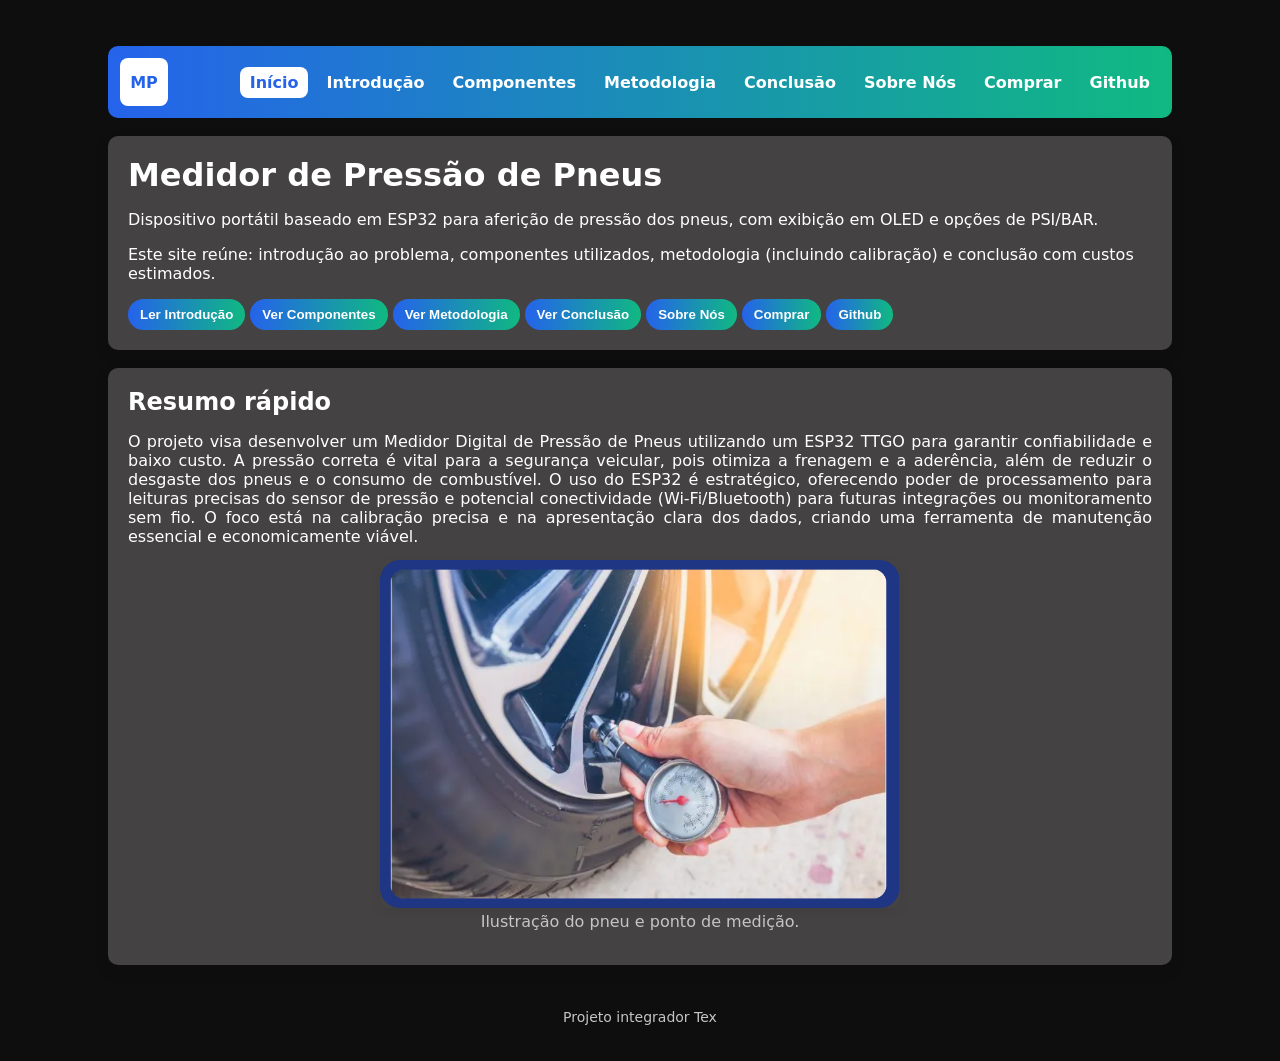
<file: Apresentação-TEX/index.html>
<!doctype html>
<html lang="pt-BR">
<head>
    <meta charset="utf-8">
    <meta name="viewport" content="width=device-width,initial-scale=1">
    <title>Medidor de Pressão - Início</title>
    <link rel="stylesheet" href="style.css">
</head>
<body>
<div class="container">
    <div class="nav">
        <div class="brand">
            <div class="logo">MP</div>
        </div>
        <div class="menu">
            <a href="index.html" class="active">Início</a> 
            <a href="introducao.html">Introdução</a> 
            <a href="componentes.html">Componentes</a> 
            <a href="metodologia.html">Metodologia</a> 
            <a href="conclusao.html">Conclusão</a>
            <a href="Sobre_nos.html">Sobre Nós</a>
            <a href="compre.html">Comprar</a>
            <a href="github.html">Github</a>


        </div>
    </div>
    <div class="card">
        <h1>Medidor de Pressão de Pneus</h1>
        <p class="lead">Dispositivo portátil baseado em ESP32 para aferição de pressão dos pneus, com exibição em OLED e opções de PSI/BAR.</p>
        <p>Este site reúne: introdução ao problema, componentes utilizados, metodologia (incluindo calibração) e conclusão com custos estimados.</p>
        
        <div style="display:flex;gap:5px;margin-top:14px;flex-wrap:wrap;">
            <button class="badge" onclick="window.location.href='introducao.html'">Ler Introdução</button>
            <button class="badge" onclick="window.location.href='componentes.html'">Ver Componentes</button>
            <button class="badge" onclick="window.location.href='metodologia.html'">Ver Metodologia</button>
            <button class="badge" onclick="window.location.href='conclusao.html'">Ver Conclusão</button>
            <button class="badge" onclick="window.location.href='Sobre_nos.html'">Sobre Nós</button>
            <button class="badge" onclick="window.location.href='compre.html'">Comprar</button>
            <button class="badge" onclick="window.location.href='Github.html'">Github</button>                                 
        </div>
    </div>

    <div class="card" style="margin-top:18px">
        <h2>Resumo rápido</h2>
        <p class="lead">O projeto visa desenvolver um Medidor Digital de Pressão de Pneus utilizando um ESP32 TTGO para garantir confiabilidade e baixo custo. A pressão correta é vital para a segurança veicular, pois otimiza a frenagem e a aderência, além de reduzir o desgaste dos pneus e o consumo de combustível. O uso do ESP32 é estratégico, oferecendo poder de processamento para leituras precisas do sensor de pressão e potencial conectividade (Wi-Fi/Bluetooth) para futuras integrações ou monitoramento sem fio. O foco está na calibração precisa e na apresentação clara dos dados, criando uma ferramenta de manutenção essencial e economicamente viável.</p>
        <div class="figure">
            <img src="img/pneu.png" alt="Ilustração de pneu">
            <figcaption style="color:var(--muted)">Ilustração do pneu e ponto de medição.</figcaption>
        </div>
    </div>

    <footer class="footer">Projeto integrador Tex</footer>
</div>

</body>
</html>
</file>
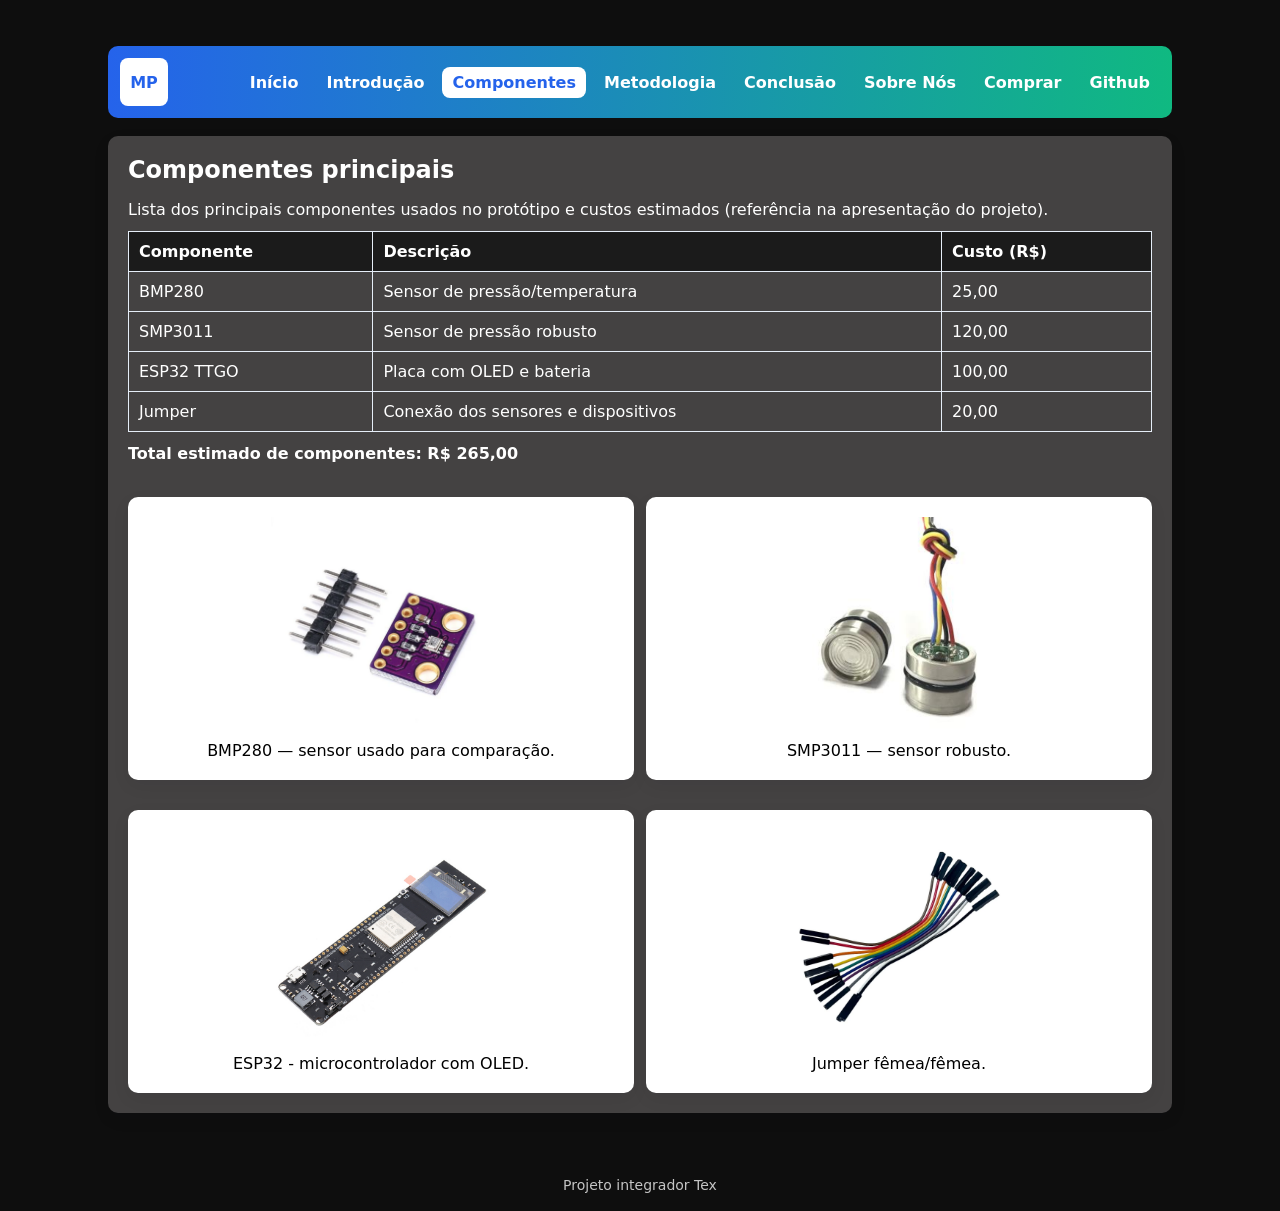
<file: Apresentação-TEX/componentes.html>
<!doctype html>
<html lang="pt-BR">
<head>
    <meta charset="utf-8">
    <meta name="viewport" content="width=device-width,initial-scale=1">
    <title>Componentes</title>
    <link rel="stylesheet" href="style.css">
</head>
<body>
    <div class="container">
        <div class="nav">
            <div class="brand">
                <div class="logo">MP</div>
            </div>
            <div class="menu">
                <a href="index.html">Início</a> 
                <a href="introducao.html">Introdução</a> 
                <a href="componentes.html" class="active">Componentes</a> 
                <a href="metodologia.html">Metodologia</a> 
                <a href="conclusao.html">Conclusão</a>
                <a href="Sobre_nos.html">Sobre Nós</a>
                <a href="compre.html">Comprar</a>
                <a href="github.html">Github</a>

            </div>
        </div>
        
        <div class="card">
            <h2>Componentes principais</h2>
            <p class="lead">Lista dos principais componentes usados no protótipo e custos estimados (referência na apresentação do projeto).</p>
            <table class="table">
                <tr><th>Componente</th><th>Descrição</th><th>Custo (R$)</th></tr>
                <tr><td>BMP280</td><td>Sensor de pressão/temperatura</td><td>25,00</td></tr>
                <tr><td>SMP3011</td><td>Sensor de pressão robusto</td><td>120,00</td></tr>
                <tr><td>ESP32 TTGO</td><td>Placa com OLED e bateria</td><td>100,00</td></tr>
                <tr><td>Jumper</td><td>Conexão dos sensores e dispositivos</td><td>20,00</td></tr>
            </table>
            <p style="margin-top:12px"><strong>Total estimado de componentes: R$ 265,00</strong></p>
            
            <div style="display:flex; gap:12px;flex-wrap:wrap;margin-top:12px;">
                <div style="flex:1;text-align:center;   padding: 20px; border-radius: var(--radius); box-shadow: 0 6px 18px rgba(15, 23, 42, 0.06); margin-top: 18px; background: #fff;">
                    <img src="img/bmp280.png" alt="BMP280" style="max-width:220px">
                    <figcaption style="color: #000">BMP280 — sensor usado para comparação.</figcaption>
                </div>
                <div style="flex:1;text-align:center;   padding: 20px; border-radius: var(--radius); box-shadow: 0 6px 18px rgba(15, 23, 42, 0.06); margin-top: 18px; background: #fff;">
                    <img src="img/smp3011.png" alt="SMP3011" style="max-width:220px">
                    <figcaption style="color: #000">SMP3011 — sensor robusto.</figcaption>
                </div>
            </div>
                <div style="display:flex; gap:12px;flex-wrap:wrap;margin-top:12px;">
                    <div style="flex:1;text-align:center;   padding: 20px; border-radius: var(--radius); box-shadow: 0 6px 18px rgba(15, 23, 42, 0.06); margin-top: 18px; background: #fff;">
                        <img src="img/esp32.png" alt="esp32" style="max-width:220px">
                        <figcaption style="color: #000">ESP32 - microcontrolador com OLED.</figcaption>
                    </div>
                    <div style="flex:1;text-align:center;   padding: 20px; border-radius: var(--radius); box-shadow: 0 6px 18px rgba(15, 23, 42, 0.06); margin-top: 18px; background: #fff;">
                        <img src="img/jumper.webp" alt="jumper" style="max-width:220px">
                        <figcaption style="color: #000">Jumper fêmea/fêmea.</figcaption>
                    </div>                    
                </div>
            </div>
        </div>
        
    <footer class="footer">Projeto integrador Tex</footer>
    </div>
</body>
</html>
</file>
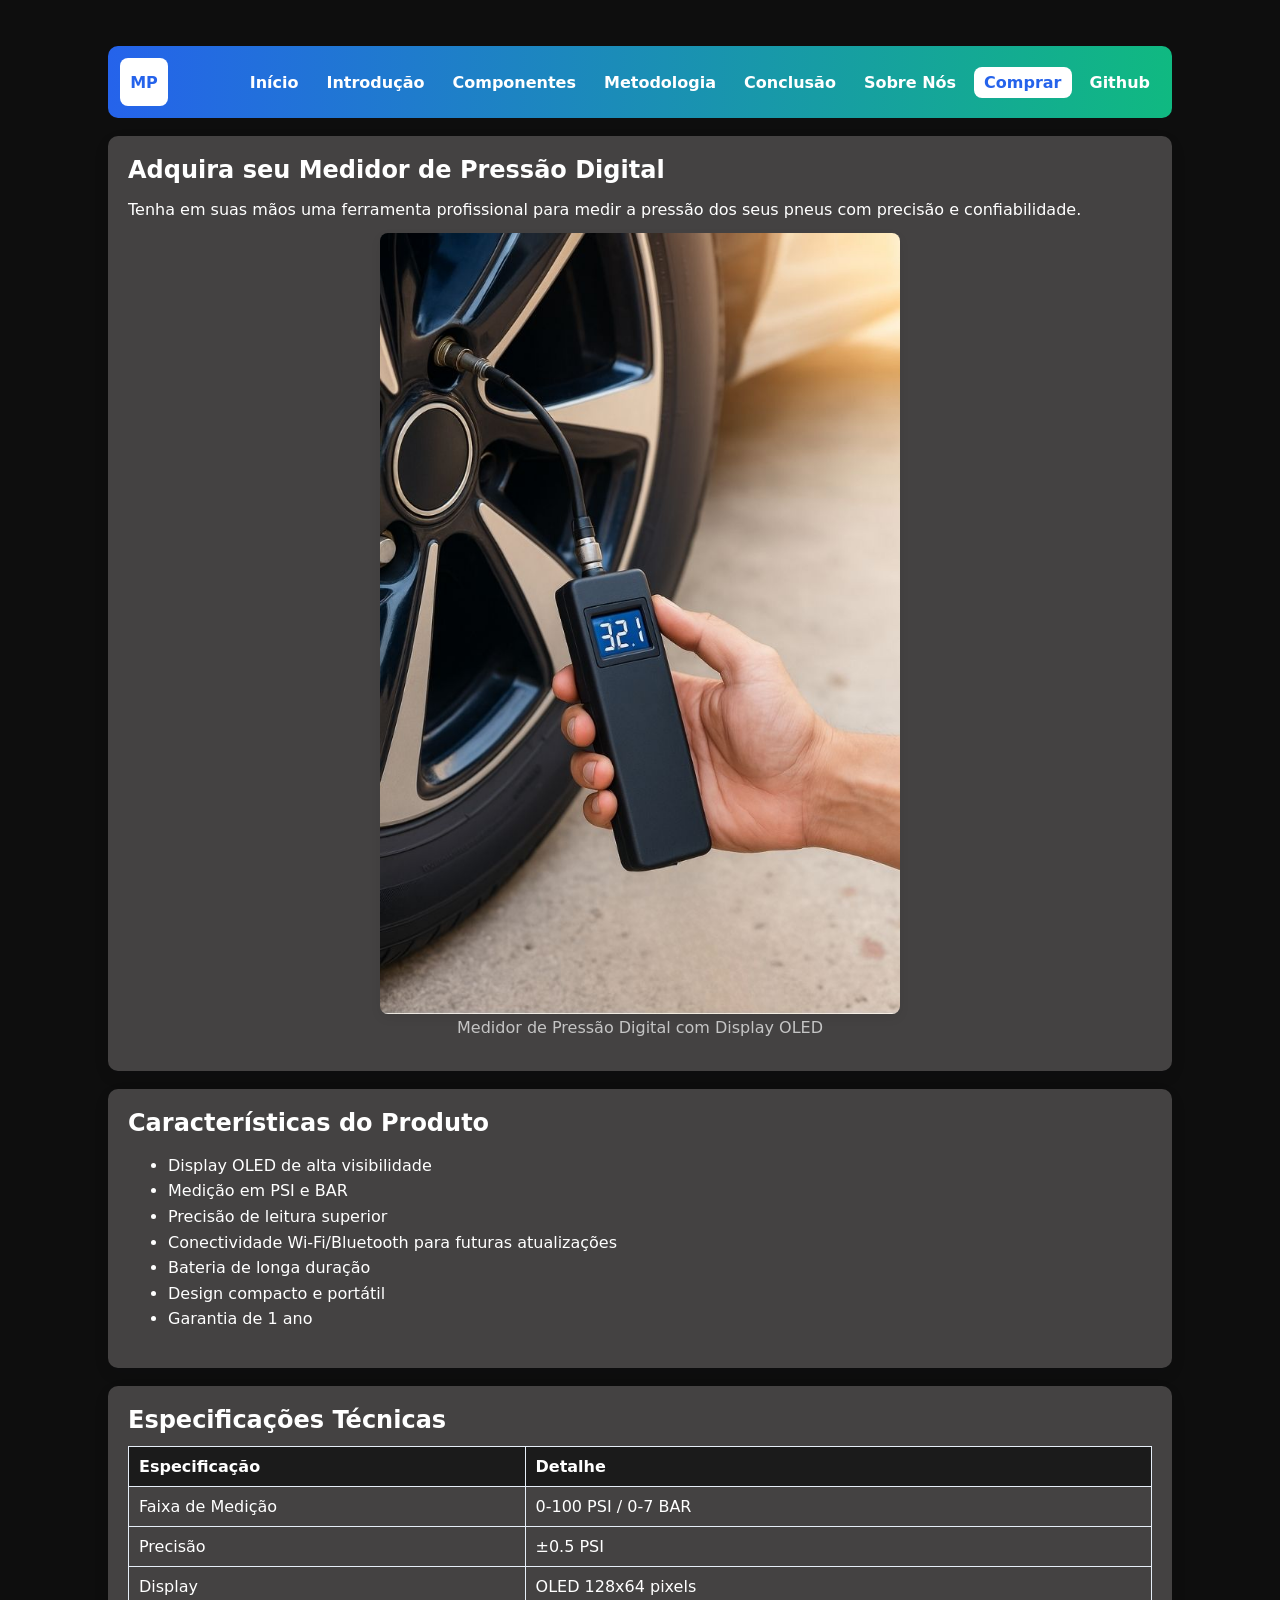
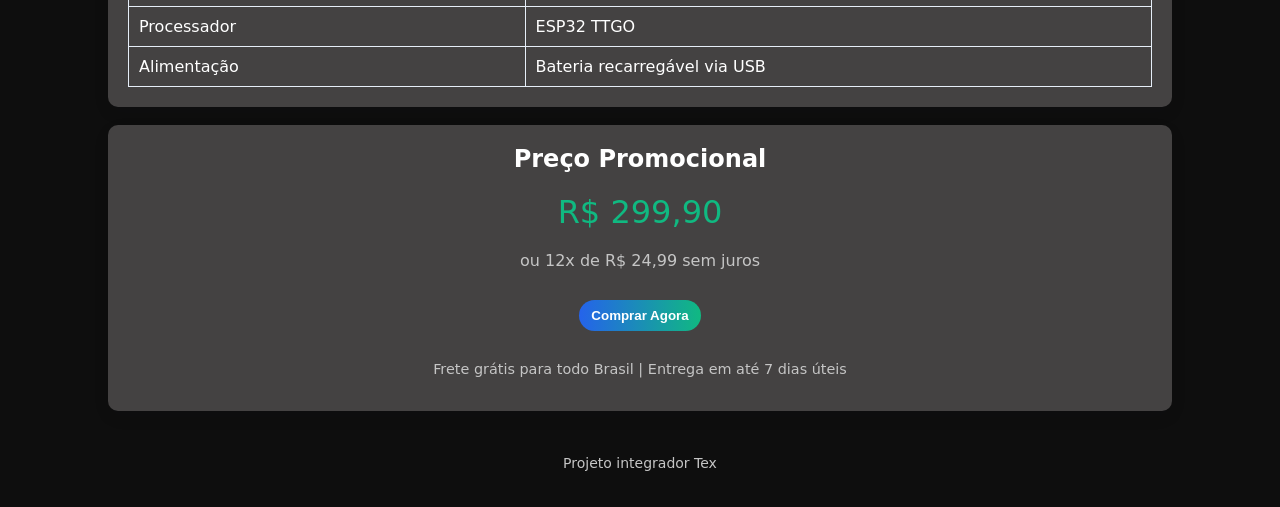
<file: Apresentação-TEX/compre.html>
<!doctype html>
<html lang="pt-BR">
<head>
    <meta charset="utf-8">
    <meta name="viewport" content="width=device-width,initial-scale=1">
    <title>Medidor de Pressão - Comprar</title>
    <link rel="stylesheet" href="style.css">
</head>
<body>
<div class="container">
    <div class="nav">
        <div class="brand">
            <div class="logo">MP</div>
        </div>
        <div class="menu">
            <a href="index.html">Início</a> 
            <a href="introducao.html">Introdução</a> 
            <a href="componentes.html">Componentes</a> 
            <a href="metodologia.html">Metodologia</a> 
            <a href="conclusao.html">Conclusão</a>
            <a href="Sobre_nos.html">Sobre Nós</a>
            <a href="compre.html" class="active">Comprar</a>
            <a href="github.html">Github</a>
            
        </div>
    </div>

    <div class="card">
        <h2>Adquira seu Medidor de Pressão Digital</h2>
        <p class="lead">Tenha em suas mãos uma ferramenta profissional para medir a pressão dos seus pneus com precisão e confiabilidade.</p>
        
        <div class="figure">
            <img src="img/IA do bagui.jpg" alt="Medidor de Pressão Digital">
            <figcaption style="color:var(--muted)">Medidor de Pressão Digital com Display OLED</figcaption>
        </div>
    </div>

    <div class="card">
        <h2>Características do Produto</h2>
        <ul style="color: var(--textColor); line-height: 1.6">
            <li>Display OLED de alta visibilidade</li>
            <li>Medição em PSI e BAR</li>
            <li>Precisão de leitura superior</li>
            <li>Conectividade Wi-Fi/Bluetooth para futuras atualizações</li>
            <li>Bateria de longa duração</li>
            <li>Design compacto e portátil</li>
            <li>Garantia de 1 ano</li>
        </ul>
    </div>

    <div class="card">
        <h2>Especificações Técnicas</h2>
        <table class="table">
            <tr>
                <th>Especificação</th>
                <th>Detalhe</th>
            </tr>
            <tr>
                <td>Faixa de Medição</td>
                <td>0-100 PSI / 0-7 BAR</td>
            </tr>
            <tr>
                <td>Precisão</td>
                <td>±0.5 PSI</td>
            </tr>
            <tr>
                <td>Display</td>
                <td>OLED 128x64 pixels</td>
            </tr>
            <tr>
                <td>Processador</td>
                <td>ESP32 TTGO</td>
            </tr>
            <tr>
                <td>Alimentação</td>
                <td>Bateria recarregável via USB</td>
            </tr>
        </table>
    </div>

    <div class="card" style="text-align: center;">
        <h2>Preço Promocional</h2>
        <p style="font-size: 2em; color: var(--accent2); margin: 20px 0;">R$ 299,90</p>
        <p style="color: var(--muted);">ou 12x de R$ 24,99 sem juros</p>
        
        <div style="margin: 30px 0;">
            <button class="badge" onclick="alert('Em breve disponível para compra!')">Comprar Agora</button>
        </div>
        
        <p style="color: var(--muted); font-size: 0.9em;">
            Frete grátis para todo Brasil | Entrega em até 7 dias úteis
        </p>
    </div>

    <footer class="footer">Projeto integrador Tex</footer>
</div>

</body>
</html>
</file>
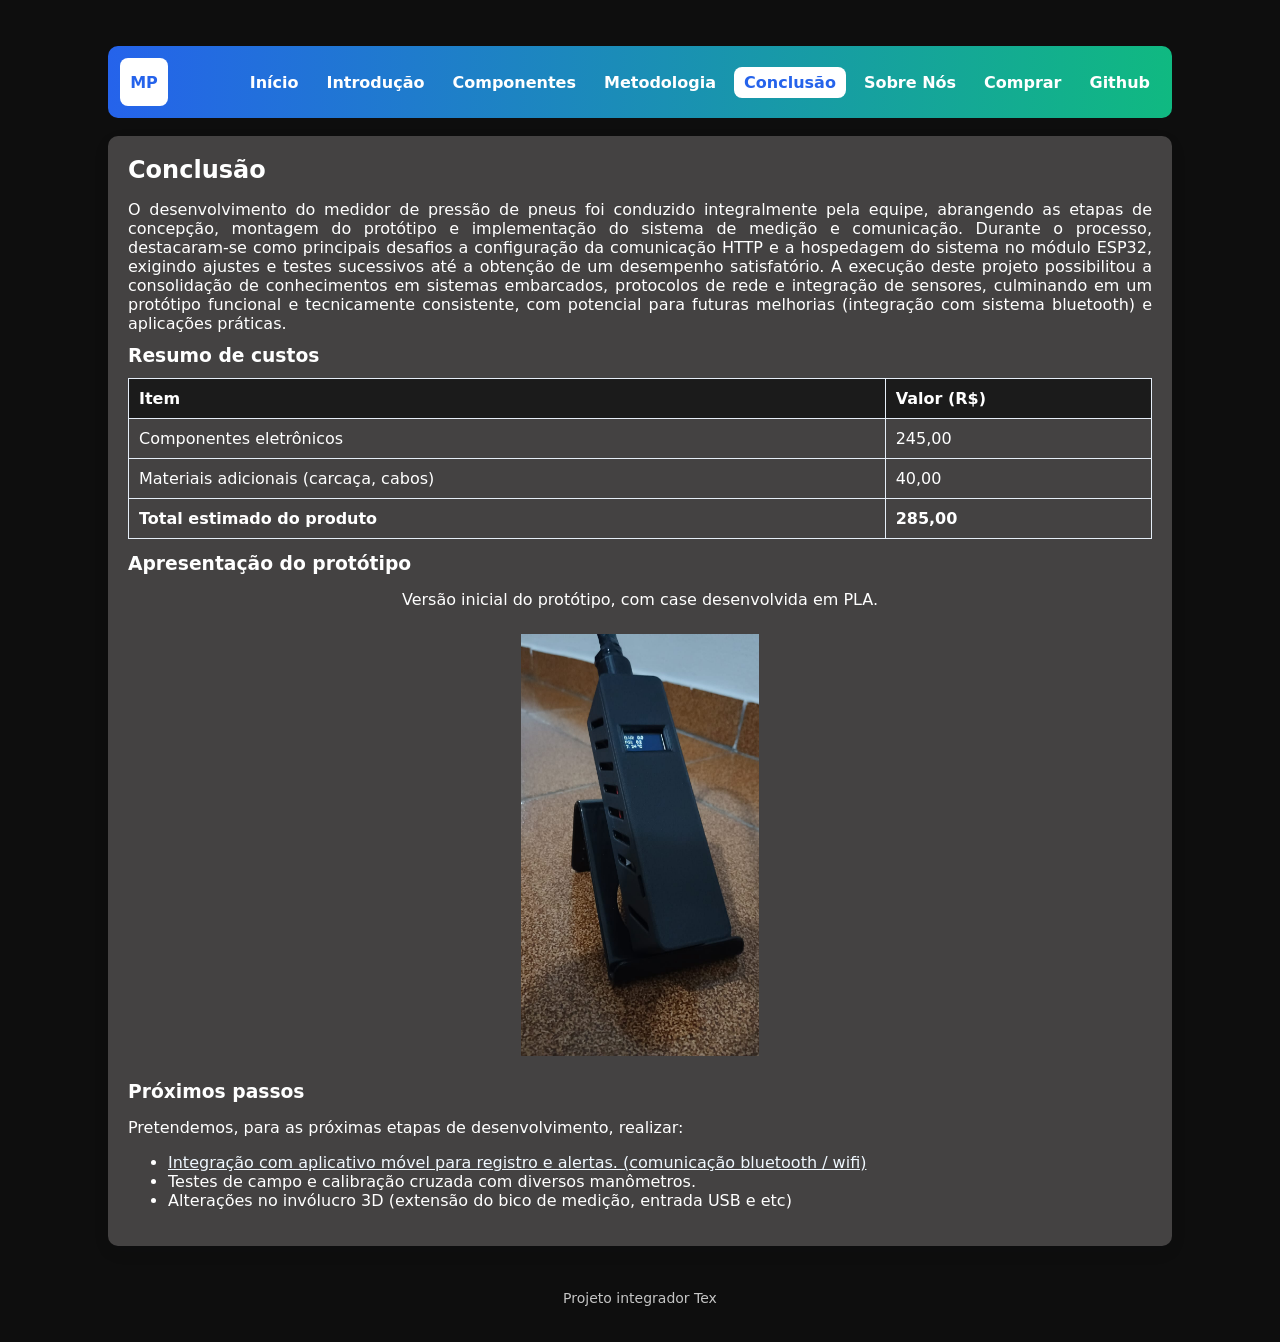
<file: Apresentação-TEX/conclusao.html>
<!doctype html>
<html lang="pt-BR">

<head>
    <meta charset="utf-8">
    <meta name="viewport" content="width=device-width,initial-scale=1">
    <title>Conclusão</title>
    <link rel="stylesheet" href="style.css">
</head>

<body>
    <div class="container">
        <div class="nav">
            <div class="brand">
                <div class="logo">MP</div>
            </div>
            <div class="menu">
                <a href="index.html">Início</a>
                <a href="introducao.html">Introdução</a>
                <a href="componentes.html">Componentes</a>
                <a href="metodologia.html">Metodologia</a>
                <a href="conclusao.html" class="active">Conclusão</a>
                <a href="Sobre_nos.html">Sobre Nós</a>
                <a href="compre.html">Comprar</a>
                <a href="github.html">Github</a>

            </div>
        </div>

        <div class="card">
            <h2>Conclusão</h2>
            <p class="lead">O desenvolvimento do medidor de pressão de pneus foi conduzido integralmente pela equipe,
                abrangendo as etapas de concepção, montagem do protótipo e implementação do sistema de medição e
                comunicação. Durante o processo, destacaram-se como principais desafios a configuração da comunicação HTTP e a hospedagem do sistema no módulo ESP32, exigindo ajustes e testes sucessivos até a obtenção de
                um desempenho satisfatório. A execução deste projeto possibilitou a consolidação de conhecimentos em
                sistemas embarcados, protocolos de rede e integração de sensores, culminando em um protótipo funcional
                e tecnicamente consistente, com potencial para futuras melhorias (integração com sistema bluetooth) e aplicações práticas.</p>

            <h3>Resumo de custos</h3>
            <table class="table">
                <tr>
                    <th>Item</th>
                    <th>Valor (R$)</th>
                </tr>
                <tr>
                    <td>Componentes eletrônicos</td>
                    <td>245,00</td>
                </tr>
                <tr>
                    <td>Materiais adicionais (carcaça, cabos)</td>
                    <td>40,00</td>
                </tr>

                <tr>
                    <td><strong>Total estimado do produto</strong></td>
                    <td><strong>285,00</strong></td>
                </tr>
            </table>
            <h3 style="margin-top:14px">Apresentação do protótipo</h3>
            <p class="lead" style="align-items: center; justify-content: center; width: 100%; display: flex;">
                Versão inicial do protótipo, com case desenvolvida em PLA.
            </p>
            <div class="slider">
                <div class="slides">
                    <img src="img/ProjetoFinalizado.jpg" alt="" style="border-radius: 10px;">
                    <img src="img/ProjetoFinalizado1.jpg" alt="">
                    <img src="img/ProjetoFinalizado2.jpg" alt="">
                    <img src="img/ProjetoFinalizado3.jpg" alt="">
                    <img src="img/ProjetoFinalizado4.jpg" alt="">
                    <img src="img/ProjetoFinalizado5.jpg" alt="">
                </div>
            </div>

            <h3 style="margin-top:14px">Próximos passos</h3>
            <p class="lead">
                Pretendemos, para as próximas etapas de desenvolvimento, realizar:
            </p>
            <ul>
                <li><a href="dados.html" id="link-alerta" style="color: aliceblue;">Integração com aplicativo móvel para registro e alertas. (comunicação bluetooth / wifi)</a></li>
                <li>Testes de campo e calibração cruzada com diversos manômetros.</li>
                <li>Alterações no invólucro 3D (extensão do bico de medição, entrada USB e etc)</li>
            </ul>
        </div>

        <footer class="footer">Projeto integrador Tex</footer>
    </div>
    <script>
        let index = 0;
        const slides = document.querySelector(".slides");
        const total = slides.children.length;

        setInterval(() => {
            index = (index + 1) % total;
            slides.style.transform = `translateX(-${index * 100}%)`;
        }, 3000);
    </script>
</body>

</html>
</file>
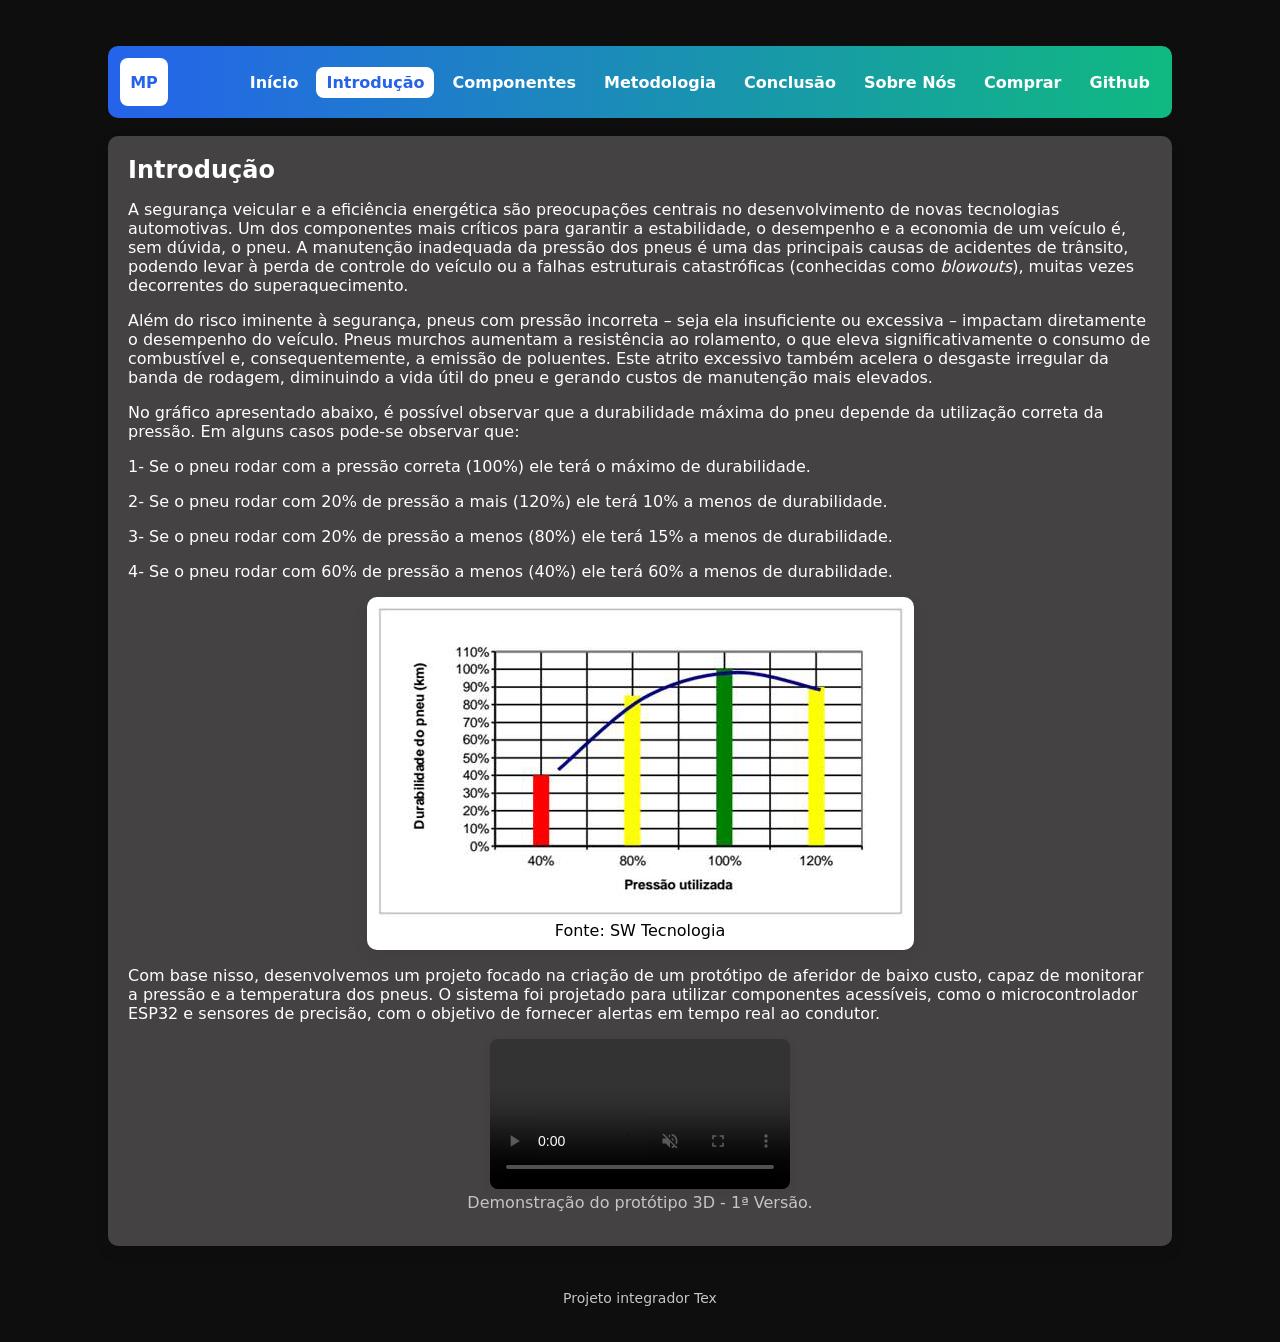
<file: Apresentação-TEX/introducao.html>
<!doctype html>
<html lang="pt-BR">
<head>
    <meta charset="utf-8">
    <meta name="viewport" content="width=device-width,initial-scale=1">
    <title>Introdução</title>
    <link rel="stylesheet" href="style.css">
</head>
<body>
    <div class="container">
        <div class="nav">
            <div class="brand">
                <div class="logo">MP</div>
            </div>
            <div class="menu">
                <a href="index.html">Início</a> 
                <a href="introducao.html" class="active">Introdução</a> 
                <a href="componentes.html">Componentes</a> 
                <a href="metodologia.html">Metodologia</a> 
                <a href="conclusao.html">Conclusão</a>
                <a href="Sobre_nos.html">Sobre Nós</a>
                <a href="compre.html">Comprar</a>
                <a href="github.html">Github</a>

            </div>
        </div>
        
        <div class="card">
            <h2>Introdução</h2>
            <p>A segurança veicular e a eficiência energética são preocupações centrais no desenvolvimento de novas tecnologias automotivas. Um dos componentes mais críticos para garantir a estabilidade, o desempenho e a economia de um veículo é, sem dúvida, o pneu. A manutenção inadequada da pressão dos pneus é uma das principais causas de acidentes de trânsito, podendo levar à perda de controle do veículo ou a falhas estruturais catastróficas (conhecidas como <em>blowouts</em>), muitas vezes decorrentes do superaquecimento.</p>

            <p>Além do risco iminente à segurança, pneus com pressão incorreta – seja ela insuficiente ou excessiva – impactam diretamente o desempenho do veículo. Pneus murchos aumentam a resistência ao rolamento, o que eleva significativamente o consumo de combustível e, consequentemente, a emissão de poluentes. Este atrito excessivo também acelera o desgaste irregular da banda de rodagem, diminuindo a vida útil do pneu e gerando custos de manutenção mais elevados.</p>
            <p>No gráfico apresentado abaixo, é possível observar que a durabilidade máxima do pneu depende da utilização correta da pressão. Em alguns casos pode-se observar que:</p>

            <p> 1- Se o pneu rodar com a pressão correta (100%) ele terá o máximo de durabilidade.</p>


            <p>2- Se o pneu rodar com 20% de pressão a mais (120%) ele terá 10% a menos de durabilidade.</p>


            <p> 3- Se o pneu rodar com 20% de pressão a menos (80%) ele terá 15% a menos de durabilidade.</p>


            <p> 4- Se o pneu rodar com 60% de pressão a menos (40%) ele terá 60% a menos de durabilidade.</p>
     

    <div style="width: max-content; margin: 0 auto; text-align:center; padding: 10px; border-radius: var(--radius); box-shadow: 0 6px 18px rgba(15, 23, 42, 0.06); margin-top: 2px; background: #fff;">
        <img src="img/grafico_durabilidade.png" alt="gráfico durabilidade pneu" style="max-width:600px">
        <figcaption style="color: black;">Fonte: SW Tecnologia</figcaption>
    
    
    </div>          
<p>Com base nisso, desenvolvemos um projeto focado na criação de um protótipo de aferidor de baixo custo, capaz de monitorar a pressão e a temperatura dos pneus. O sistema foi projetado para utilizar componentes acessíveis, como o microcontrolador ESP32 e sensores de precisão, com o objetivo de fornecer alertas em tempo real ao condutor.</p>
         
            <div style="margin:14px auto; text-align:center;">
        
                
                <figure class="figure">
                    <video controls loop muted autoplay style="max-width:80%; height:auto; border-radius:8px; box-shadow:0 4px 12px rgba(2, 6, 23, 0.06);">
                        <source src="img\3D.mp4" type="video/mp4">
                        Seu navegador não suporta a tag de vídeo.
                    </video>
                    <figcaption style="color:var(--muted)">Demonstração do protótipo 3D - 1ª Versão.</figcaption>
                </figure>
            </div>
            
        </div>
        
    <footer class="footer">Projeto integrador Tex</footer>
    </div>
</body>
</html>
</file>
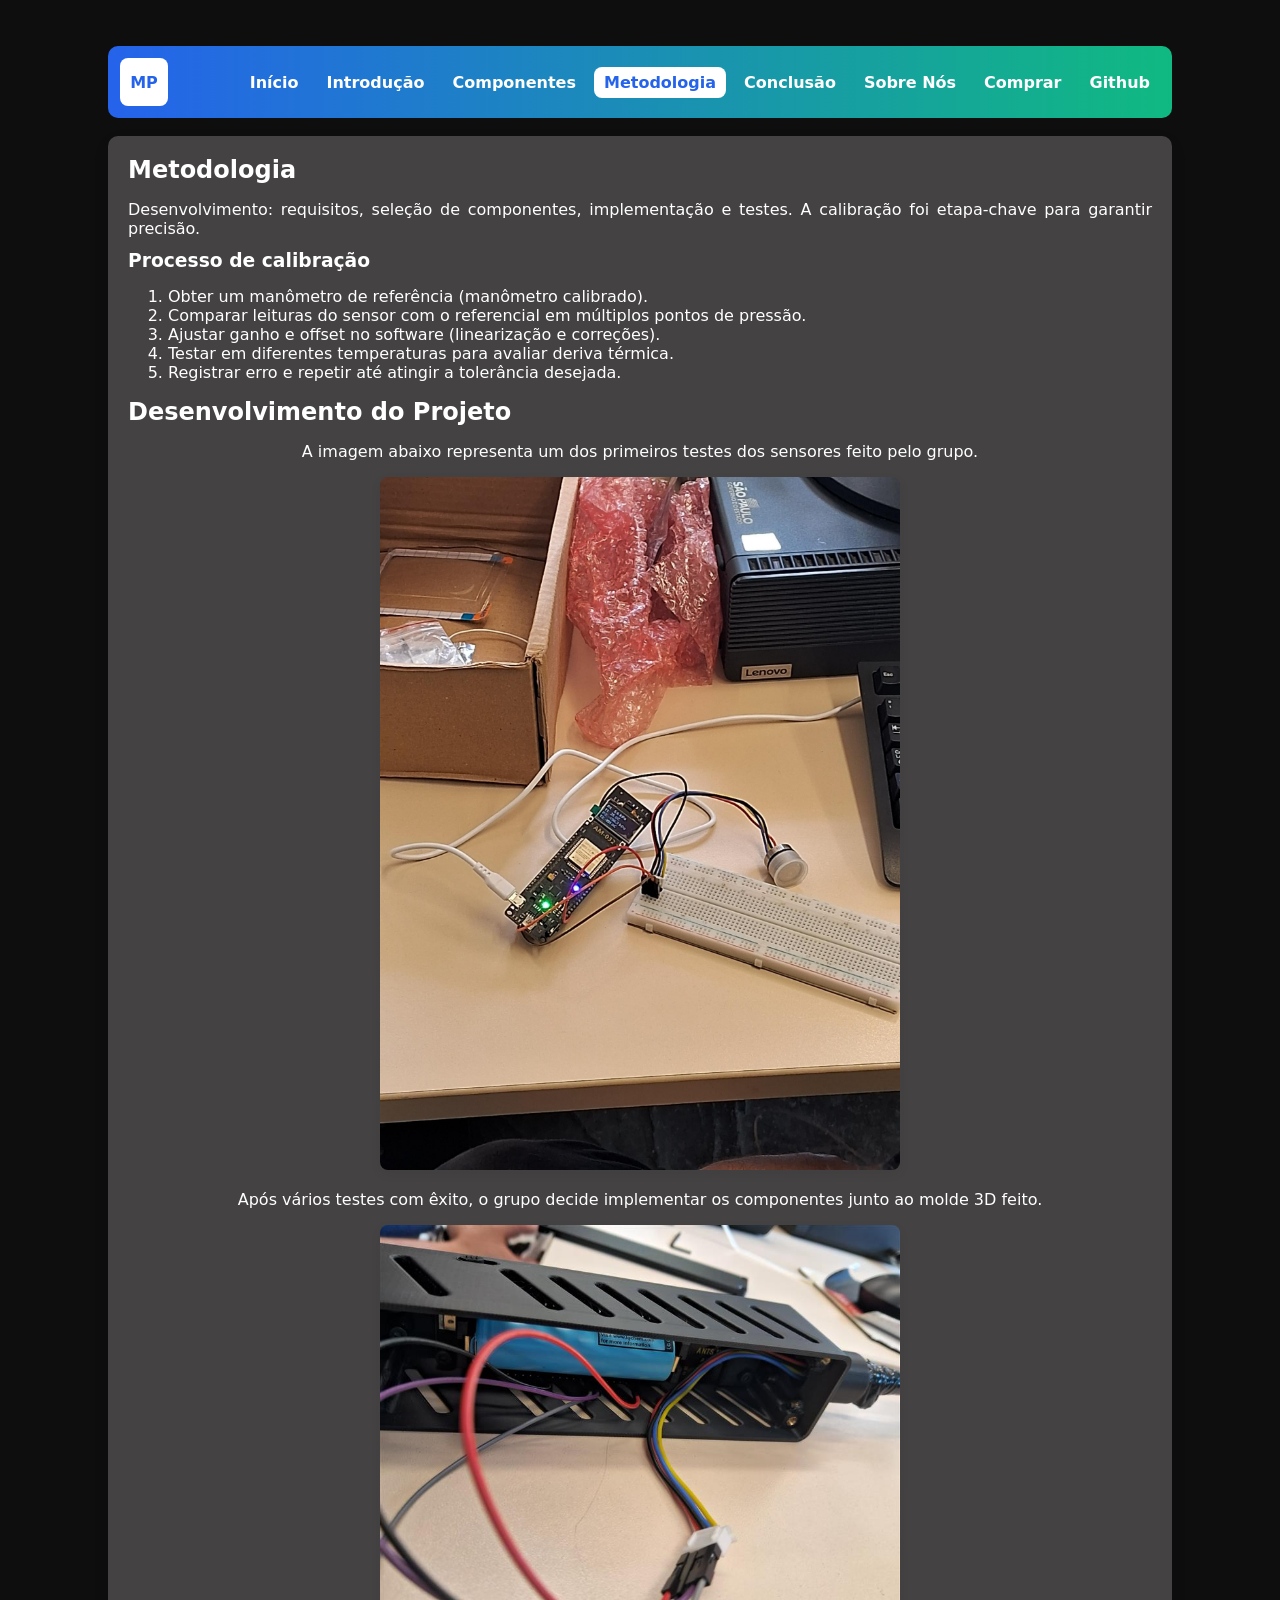
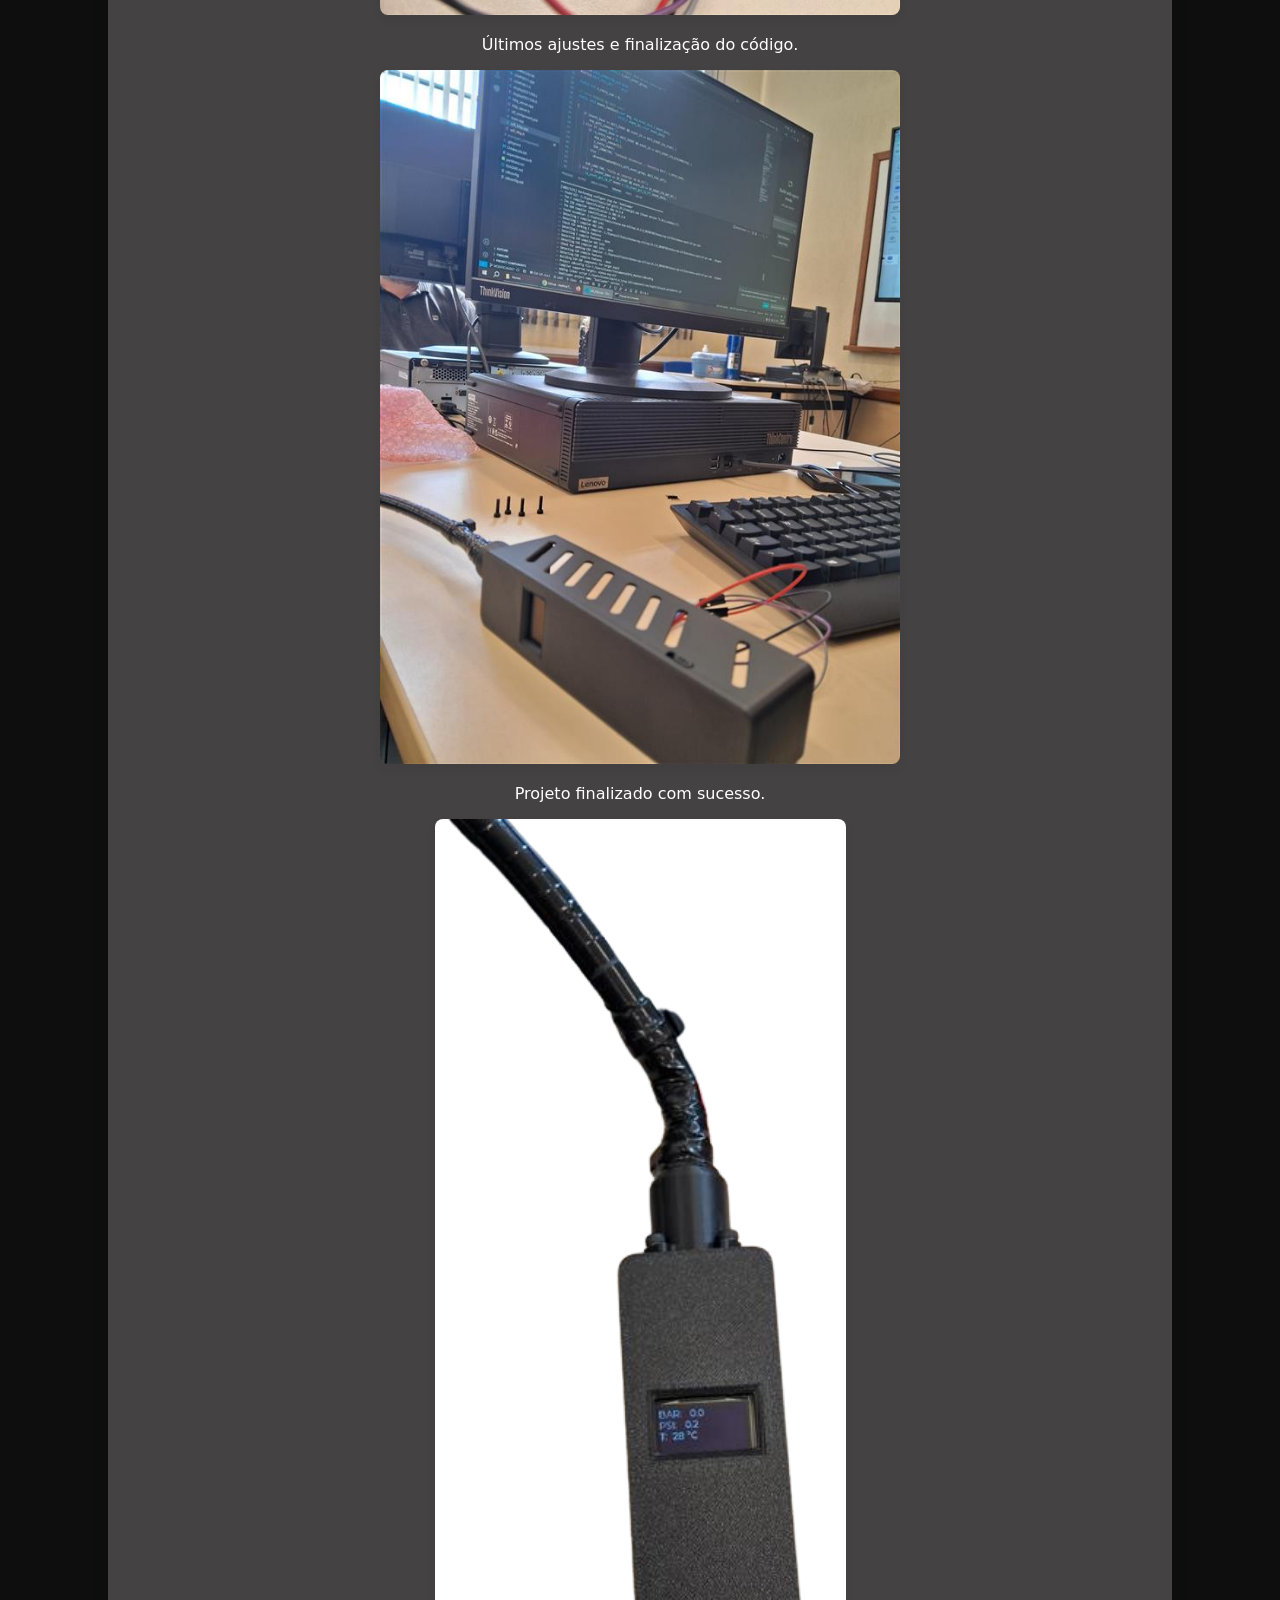
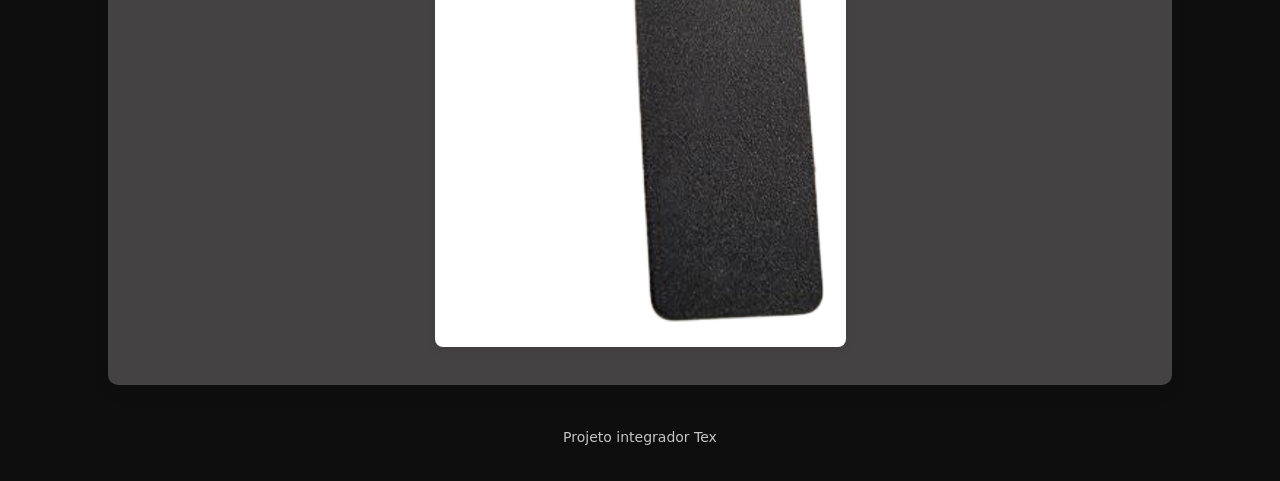
<file: Apresentação-TEX/metodologia.html>
<!doctype html>
<html lang="pt-BR">
<head>
    <meta charset="utf-8">
    <meta name="viewport" content="width=device-width,initial-scale=1">
    <title>Metodologia</title>
    <link rel="stylesheet" href="style.css">
</head>
<body>
    <div class="container">
        <div class="nav">
            <div class="brand">
                <div class="logo">MP</div>
            </div>
            <div class="menu">
                <a href="index.html">Início</a> 
                <a href="introducao.html">Introdução</a> 
                <a href="componentes.html">Componentes</a> 
                <a href="metodologia.html" class="active">Metodologia</a> 
                <a href="conclusao.html">Conclusão</a>
                <a href="Sobre_nos.html">Sobre Nós</a>
                <a href="compre.html">Comprar</a>
                <a href="github.html">Github</a>

            </div>
        </div>
        
        <div class="card">
            <h2>Metodologia</h2>
            <p class="lead">Desenvolvimento: requisitos, seleção de componentes, implementação e testes. A calibração foi etapa-chave para garantir precisão.</p>
            
            <h3>Processo de calibração</h3>
            <ol>
                <li>Obter um manômetro de referência (manômetro calibrado).</li>
                <li>Comparar leituras do sensor com o referencial em múltiplos pontos de pressão.</li>
                <li>Ajustar ganho e offset no software (linearização e correções).</li>
                <li>Testar em diferentes temperaturas para avaliar deriva térmica.</li>
                <li>Registrar erro e repetir até atingir a tolerância desejada.</li>
            </ol>
            
    

            <h2>Desenvolvimento do Projeto</h2>

            <p style="text-align:center;">A imagem abaixo representa um dos primeiros testes dos sensores feito pelo grupo.</p>
            <div class="figure">
                <img src="img/teste1.jfif" alt="Teste 1">
                <figcaption style="color:var(--muted)"></figcaption>
            </div>

            <p style="text-align:center;">Após vários testes com êxito, o grupo decide implementar os componentes junto ao molde 3D feito.</p>
            <div class="figure">
                <img src="img/teste2.jfif" alt="Teste 2">
                <figcaption style="color:var(--muted)"></figcaption>
            </div>

            <p style="text-align:center;">Últimos ajustes e finalização do código.</p>
            <div class="figure">
                <img src="img/teste3.jfif" alt="Desenvolvimento">
                <figcaption style="color:var(--muted)"></figcaption>
            </div>

            <p style="text-align:center;">Projeto finalizado com sucesso.</p>
            <div class="figure">
                <img src="img/teste5.png" alt="Projeto Finalizado">
                <figcaption style="color:var(--muted)"></figcaption>
            </div>

        </div>
        
    <footer class="footer">Projeto integrador Tex</footer>
    </div>
</body>
</html>
</file>
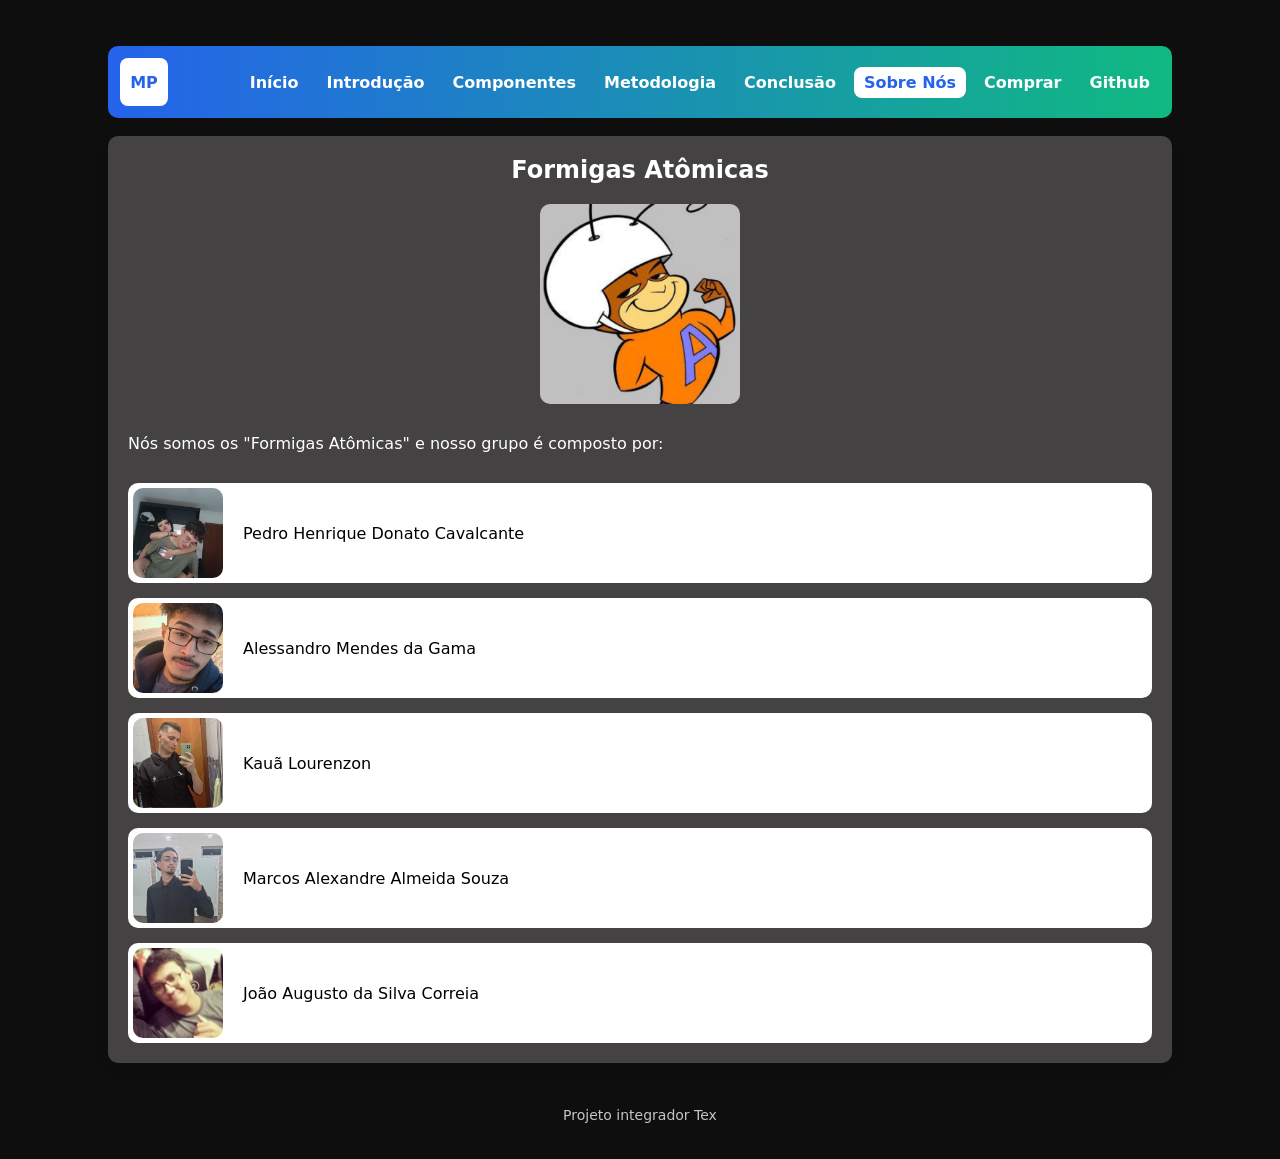
<file: Apresentação-TEX/Sobre_nos.html>
<!doctype html>
<html lang="pt-BR">

<head>
    <meta charset="utf-8">
    <meta name="viewport" content="width=device-width,initial-scale=1">
    <title>Grupo - Formigas Atômicas</title>
    <link rel="stylesheet" href="style.css">
</head>

<body>
    <div class="container">

        <div class="nav">
            <div class="brand">
                <div class="logo">MP</div>
            </div>
            <div class="menu">
                <a href="index.html">Início</a> 
                <a href="introducao.html">Introdução</a> 
                <a href="componentes.html">Componentes</a> 
                <a href="metodologia.html">Metodologia</a> 
                <a href="conclusao.html">Conclusão</a>
                <a href="Sobre_nos.html" class="active">Sobre Nós</a>
                <a href="compre.html">Comprar</a>
                <a href="github.html">Github</a>

            </div>
        </div>
        <div class="card" style="text-align:center;">
            <h2>Formigas Atômicas</h2>

            <div class="foto-grupo">
                <img src="img/grupo.png" alt="Foto do Grupo Formigas Atômicas">
            </div>

            <p class="lead" style="color:#ffffff; margin-bottom: 30px;">
                Nós somos os "Formigas Atômicas" e nosso grupo é composto por:
            </p>

            <div class="integrante-card">
                <div class="foto-integrante">
                    <img src="img\ftPedro.png" alt="Foto do Pedro">
                </div>
                <div class="nome-integrante">Pedro Henrique Donato Cavalcante</div>
            </div>

            <div class="integrante-card">
                <div class="foto-integrante">
                    <img src="img/FtAle.jpg" alt="Foto do Ale">
                </div>
                <div class="nome-integrante">Alessandro Mendes da Gama</div>
            </div>

            <div class="integrante-card">
                <div class="foto-integrante">
                    <img src="img/ftKaua.png" alt="Foto do Kaua">
                </div>
                <div class="nome-integrante">Kauã Lourenzon</div>
            </div>

            <div class="integrante-card">
                <div class="foto-integrante">
                    <img src="img/ftMarcos.jpg" alt="Foto do marcão">
                </div>
                <div class="nome-integrante">Marcos Alexandre Almeida Souza</div>
            </div>

            <div class="integrante-card">
                <div class="foto-integrante">
                    <img src="img/joao.jpg" alt="Foto do João">
                </div>
                <div class="nome-integrante">João Augusto da Silva Correia</div>
            </div>

        </div>

    <footer class="footer">Projeto integrador Tex</footer>
    </div>
</body>

</html>
</file>
<file: Apresentação-TEX/style.css>
:root {
  --textColor: #ffffff;
  --bg: #0e0e0e;
  --card: #444242;
  --accent: #2563eb;
  --accent2: #10b981;
  --muted: #c5c5c5;
  --radius: 10px;
  --maxw: 1100px;
  font-family: Inter, system-ui, -apple-system, "Segoe UI", Roboto, Arial, sans-serif;
}

* {
  box-sizing: border-box;
}

html,
body {
  height: 100%;
  margin: 0;
  color: #ffffff;
  background: var(--bg);
}

.container {
  max-width: var(--maxw);
  margin: 28px auto;
  padding: 18px;
}

.nav {
  display: flex;
  gap: 12px;
  align-items: center;
  justify-content: space-between;
  background: linear-gradient(90deg, var(--accent), var(--accent2));
  padding: 12px;
  border-radius: 10px;
  color: #fff;
}

.brand {
  display: flex;
  gap: 12px;
  align-items: center;
}

.brand .logo {
  width: 48px;
  height: 48px;
  background: #fff;
  color: var(--accent);
  border-radius: 8px;
  display: flex;
  align-items: center;
  justify-content: center;
  font-weight: 800;
}

.menu {
  display: flex;
  gap: 8px;
}

.menu a {
  color: #fff;
  text-decoration: none;
  padding: 6px 10px;
  border-radius: 8px;
  font-weight: 600;
}

.menu a:hover {
  filter: brightness(0.95);
}

.menu a.active {
  background: #fff;
  color: var(--accent);
}

.card {
  background: var(--card);
  padding: 20px;
  border-radius: var(--radius);
  box-shadow: 0 6px 18px rgba(15, 23, 42, 0.06);
  margin-top: 18px;
}

h1,
h2,
h3 {
  margin: 0 0 10px 0;
}

.lead {
  color: var(--textColor);
  margin-bottom: 12px;
  text-align: justify;
}

.table {
  width: 100%;
  border-collapse: collapse;
  margin-top: 12px;
}

.table th,
.table td {
  border: 1px solid #e6eef8;
  padding: 10px;
  text-align: left;
}

.table th {
  background: #1b1b1b;
  color: var(--textColor);
}

.figure {
  margin: 14px 0;
  text-align: center;
}

.figure img {
  max-width: 520px;
  border-radius: 8px;
  box-shadow: 0 4px 12px rgba(2, 6, 23, 0.06);
}

.footer {
  margin-top: 26px;
  padding: 18px;
  text-align: center;
  color: var(--muted);
  font-size: 14px;
}

.badge {
  display: inline-block;
  padding: 8px 12px;
  background: linear-gradient(90deg, var(--accent), var(--accent2));
  color: #fff;
  border-radius: 999px;
  font-weight: 700;
  cursor: pointer;
  border: none;
  /* Remove a borda padrão do botão */
  text-decoration: none;
}

.badge:hover {
  color: black;
  background: #fff;
  border: 1px solid black;
}

.integrante-card {
  display: flex;
  align-items: center;
  gap: 20px;
  padding: 5px;
  margin-top: 15px;
  background: var(--textColor);
  color: #000000;
  border-radius: var(--radius);
}

.integrante-card .foto-integrante {
  width: 90px;
  height: 90px;
  background: var(--textColor);
  border-radius: var(--radius);
  display: flex;
  align-items: center;
  justify-content: center;
  overflow: hidden;
  flex-shrink: 0;
}

.integrante-card .foto-integrante img,
.foto-grupo img {
  width: 100%;
  height: 100%;
  object-fit: cover;
}

.foto-grupo {
  width: 200px;
  height: 200px;
  background: var(--muted);
  border-radius: var(--radius);
  margin: 20px auto 30px auto;
  display: flex;
  align-items: center;
  justify-content: center;
  overflow: hidden;
}

.slider {
    width: 100%;
    max-width: 750px;
    height: auto;
    aspect-ratio: 16/9; /* ou remova para altura automática */
    overflow: hidden;
    border-radius: 12px;
    margin: 25px auto;
}

.slider img {
    width: 100%;
    height: auto;
    object-fit: contain;
    flex-shrink: 0;
}


.slider .slides {
    display: flex;
    height: 100%;
    transition: transform 0.8s ease;
}

/* Regra para o estado normal do link (esconde a seta) */
#link-alerta::after {
    content: '→'; /* O conteúdo que será inserido (seta) */
    opacity: 0;      /* Inicialmente, torna a seta invisível */
    transition: opacity 0.3s, transform 0.3s; /* Adiciona uma transição suave */
    transform: translateX(-5px); /* Move a seta um pouco para a esquerda */
    display: inline-block; /* Permite o uso de transform/transition */
}

/* Regra para o estado hover (quando o mouse passa) */
#link-alerta:hover::after {
    opacity: 1;    /* Torna a seta visível */
    transform: translateX(0); /* Move a seta para sua posição final */
}

/* Opcional: Remover o sublinhado ao passar o mouse para deixar mais limpo */
#link-alerta:hover {
    text-decoration: none;
}


@media (max-width: 768px) {

  /* Reduz as margens e paddings gerais para
     aproveitar melhor a tela pequena */
  .container {
    margin: 14px auto;
    padding: 12px;
  }

  /* --- Navegação --- */
  /* Faz o menu de navegação empilhar verticalmente */
  .nav {
    flex-direction: column;
    align-items: flex-start; /* Alinha a marca à esquerda */
    gap: 15px;
  }

  /* Faz os links do menu ocuparem a largura total
     e empilharem verticalmente */
  .menu {
    flex-direction: column;
    width: 100%;
    gap: 5px;
  }

  /* Aumenta a área de clique dos links e centraliza o texto */
  .menu a {
    width: 100%;
    text-align: center;
    padding: 10px;
  }

  /* --- Cards de Integrante --- */
  /* Faz o card de integrante empilhar (foto em cima, texto embaixo) */
  .integrante-card {
    flex-direction: column;
    text-align: center;
    padding: 15px;
  }

  .integrante-card .foto-integrante {
    /* Ajusta o tamanho da foto e adiciona margem */
    width: 120px;
    height: 120px;
    margin-bottom: 10px;
  }

  /* --- Imagens e Figuras --- */
  /* Garante que imagens grandes não estourem a tela */
  .figure img {
    max-width: 100%;
    height: auto;
  }

  /* --- Tabelas --- */
  /* Tabelas são difíceis em mobile. Esta solução
     adiciona uma barra de rolagem horizontal APENAS
     na tabela se ela for mais larga que a tela. */
  .table {
    display: block; /* Necessário para o overflow-x funcionar */
    width: 100%;
    overflow-x: auto; /* A mágica acontece aqui */
    white-space: nowrap; /* Impede quebras de linha indesejadas */
  }

  /* Restaura o white-space dentro das células,
     permitindo que o texto quebre */
  .table th,
  .table td {
    white-space: normal;
  }

  /* --- Tipografia --- */
  /* Opcional: Reduzir um pouco o tamanho das fontes
     para caber mais conteúdo */
  h1 {
    font-size: 1.8rem; /* Aprox 29px */
  }

  h2 {
    font-size: 1.4rem; /* Aprox 22px */
  }

  .lead {
    font-size: 1rem; /* 16px */
  }
}
</file>
